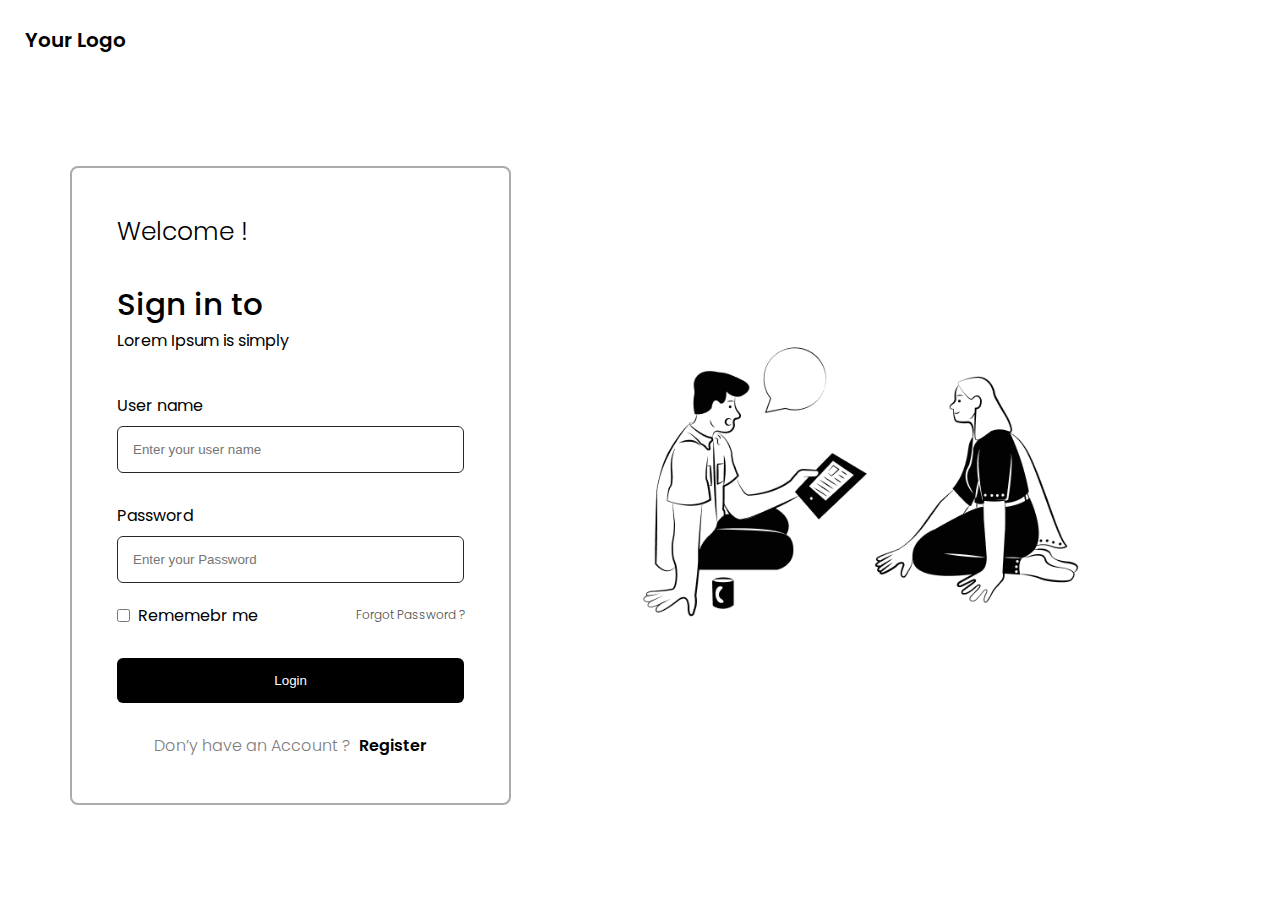
<file: index.html>
<!DOCTYPE html>
<html lang="en">
  <head>
    <meta charset="UTF-8" />
    <meta name="viewport" content="width=device-width, initial-scale=1.0" />
    <title>Sign in</title>
    <link rel="preconnect" href="https://fonts.googleapis.com" />
    <link rel="preconnect" href="https://fonts.gstatic.com" crossorigin />
    <link
      href="https://fonts.googleapis.com/css2?family=Host+Grotesk:ital,wght@0,300..800;1,300..800&family=Inter:ital,opsz,wght@0,14..32,100..900;1,14..32,100..900&family=Montserrat:ital,wght@0,100..900;1,100..900&family=Newsreader:ital,opsz,wght@0,6..72,200..800;1,6..72,200..800&family=Open+Sans:ital,wght@0,300..800;1,300..800&family=Poppins:ital,wght@0,100;0,200;0,300;0,400;0,500;0,600;0,700;0,800;0,900;1,100;1,200;1,300;1,400;1,500;1,600;1,700;1,800;1,900&family=Roboto:ital,wght@0,100;0,300;0,400;0,500;0,700;0,900;1,100;1,300;1,400;1,500;1,700;1,900&family=Work+Sans:ital,wght@0,100..900;1,100..900&display=swap"
      rel="stylesheet"
    />
    <link rel="stylesheet" href="assets/styles/main.css" />
  </head>
  <body>
    <header>
      <a class="logo" href="#">Your Logo</a>
    </header>
    <main>
      <section class="form-and-image">
        <div class="container">
          <form>
            <p class="welcome">Welcome !</p>
            <div class="title">
              <h1>Sign in to</h1>
              <p>Lorem Ipsum is simply</p>
            </div>
            <div class="user-name">
              <label for="user-name">User name</label>
              <input type="text" id="user-name" placeholder="Enter your user name" required autofocus />
            </div>
            <div class="password">
              <label for="password">Password</label>
              <input type="password" id="password" placeholder="Enter your Password" required />
            </div>
            <div class="options">
              <div class="check-box">
                <input type="checkbox" id="check-box" required />
                <label for="check-box">Rememebr me</label>
              </div>
              <a href="#">Forgot Password ?</a>
            </div>
            <input type="submit" value="Login" />
            <div class="are-you-have-an-account">
              <p>Don’y have an Account ?</p>
              <a href="sign-up.html">Register</a>
            </div>
          </form>
          <div class="image">
            <img src="assets/images/small-team-discussing-ideas-2194220-0.webp" alt="" />
          </div>
        </div>
      </section>
    </main>
  </body>
</html>
</file>
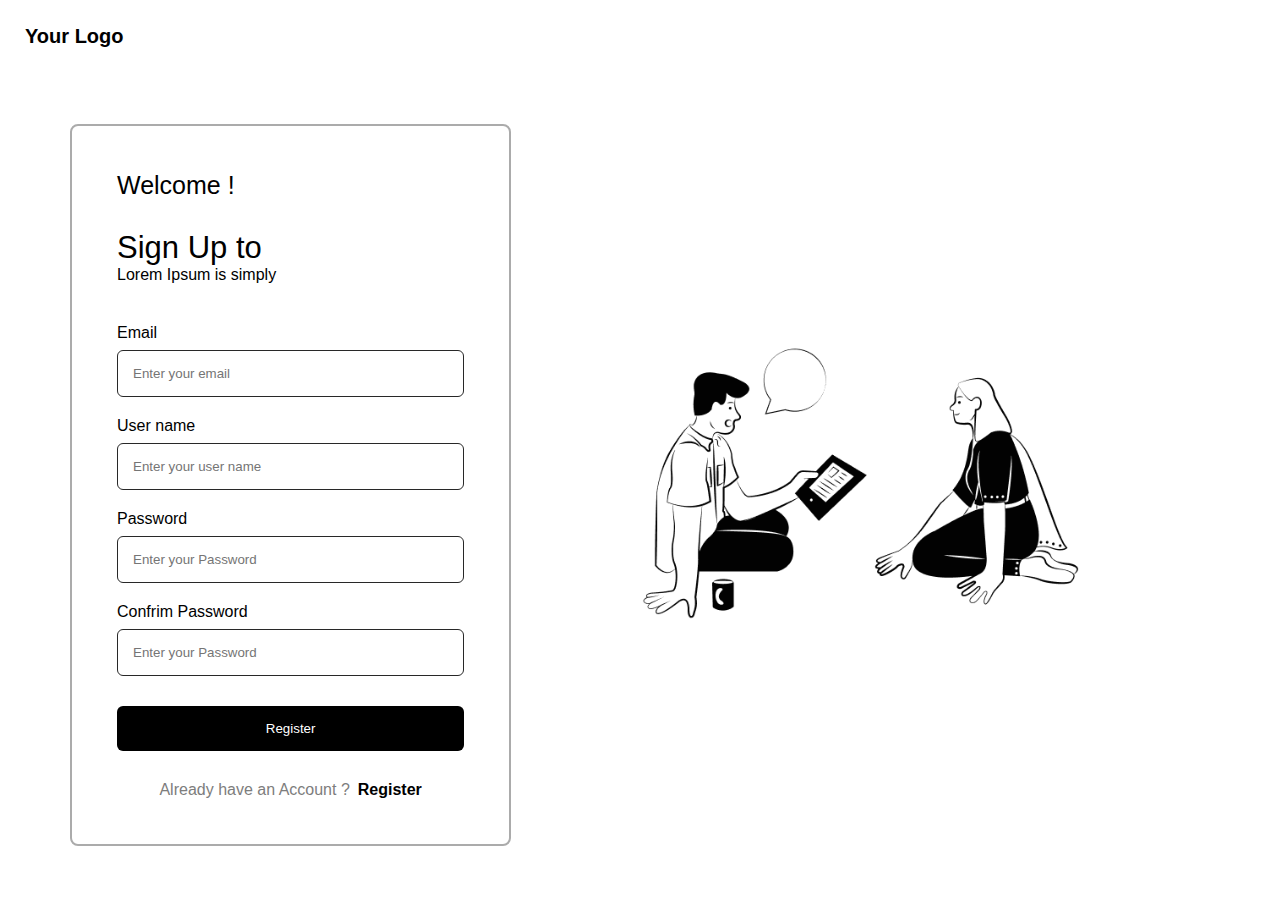
<file: sign-up.html>
<!DOCTYPE html>
<html lang="en">
  <head>
    <meta charset="UTF-8" />
    <meta name="viewport" content="width=device-width, initial-scale=1.0" />
    <title>Sign Up</title>
    <link rel="stylesheet" href="assets/styles/main.css" />
    <link rel="stylesheet" href="assets/styles/sign-up.css" />
  </head>
  <body>
    <header>
      <a class="logo" href="#">Your Logo</a>
    </header>
    <main>
      <section class="form-and-image">
        <div class="container">
          <form>
            <p class="welcome">Welcome !</p>
            <div class="title">
              <h1>Sign Up to</h1>
              <p>Lorem Ipsum is simply</p>
            </div>
            <div class="email">
              <label for="email">Email</label>
              <input type="text" id="email" placeholder="Enter your email" required autofocus />
            </div>
            <div class="user-name">
              <label for="user-name">User name</label>
              <input type="text" id="user-name" placeholder="Enter your user name" required autofocus />
            </div>
            <div class="password">
              <label for="password">Password</label>
              <input type="password" id="password" placeholder="Enter your Password" required />
            </div>
            <div class="confrim-password">
              <label for="confrim-password">Confrim Password</label>
              <input type="password" id="confrim-password" placeholder="Enter your Password" required />
            </div>
            <input type="submit" value="Register" />
            <div class="are-you-have-an-account">
              <p>Already have an Account ?</p>
              <a href="sign-up.html">Register</a>
            </div>
          </form>
          <div class="image">
            <img src="assets/images/small-team-discussing-ideas-2194220-0.webp" alt="" />
          </div>
        </div>
      </section>
    </main>
  </body>
</html>
</file>
<file: assets/styles/main.css>
* {
  padding: 0;
  margin: 0;
  box-sizing: border-box;
}
:root {
  --main-color: #000000;
  --second-color: #ababab;
  --border-color: #282828;
}
.container {
  margin: auto;
  padding: 0 15px;
}
@media (min-width: 992px) {
  .container {
    width: 970px;
  }
}
@media (min-width: 768px) {
  .container {
    width: 750px;
  }
}
@media (min-width: 1200px) {
  .container {
    width: 1170px;
  }
}

a {
  text-decoration: none;
}
body {
  font-family: "Poppins", sans-serif;
}
img {
  max-width: 100%;
}
header {
  padding: 25px;
  max-height: 70px;
}
header .logo {
  font-size: 20px;
  font-weight: 600;
  color: var(--main-color);
}
.form-and-image .container {
  display: flex;
  justify-content: center;
  align-items: center;
  height: calc(100vh - 70px);
}
form {
  width: 505px;
  flex-grow: 1;
  border: 2px solid var(--second-color);
  border-radius: 8px;
  padding: 45px;
}
form .welcome {
  font-size: 25px;
  font-weight: 300;
  margin-bottom: 30px;
}
form .title {
  margin-bottom: 40px;
}
form .title h1 {
  font-size: 31px;
  font-weight: 500;
}
.password {
  margin: 30px 0 10px 0;
}
label {
  display: block;
  margin-bottom: 8px;
}
input[type="text"],
input[type="password"],
input[type="submit"] {
  display: block;
  width: 100%;
  padding: 15px;
  border-radius: 6px;
  border: none;
}
input[type="text"],
input[type="password"] {
  outline: none;
  border: 0.6px solid var(--border-color);
}
.options {
  display: flex;
  justify-content: space-between;
  align-items: center;
  margin-top: 20px;
}
.options .check-box {
  display: flex;
  align-items: center;
}
input[type="checkbox"] {
  display: block;
  cursor: pointer;
}
.options .check-box label {
  margin: 0 0 0 8px;
}
.options a {
  font-size: 12px;
  font-weight: 300;
  color: #4d4d4d;
}
input[type="submit"] {
  margin: 30px 0 10px 0;
  cursor: pointer;
  color: white;
  background-color: var(--main-color);
}
.are-you-have-an-account {
  display: flex;
  justify-content: center;
  margin-top: 30px;
}
.are-you-have-an-account p {
  font-weight: 300;
  color: #7d7d7d;
}
.are-you-have-an-account a {
  display: block;
  margin-left: 8px;
  font-weight: 600;
  color: var(--main-color);
}
@media (max-width: 1200px) {
  .image {
    display: none;
  }
}
</file>
<file: assets/styles/sign-up.css>
.user-name {
  margin-top: 20px;
}
.confrim-password {
  margin-top: 20px;
}
.password {
  margin-top: 20px;
  margin-bottom: 0;
}
</file>
